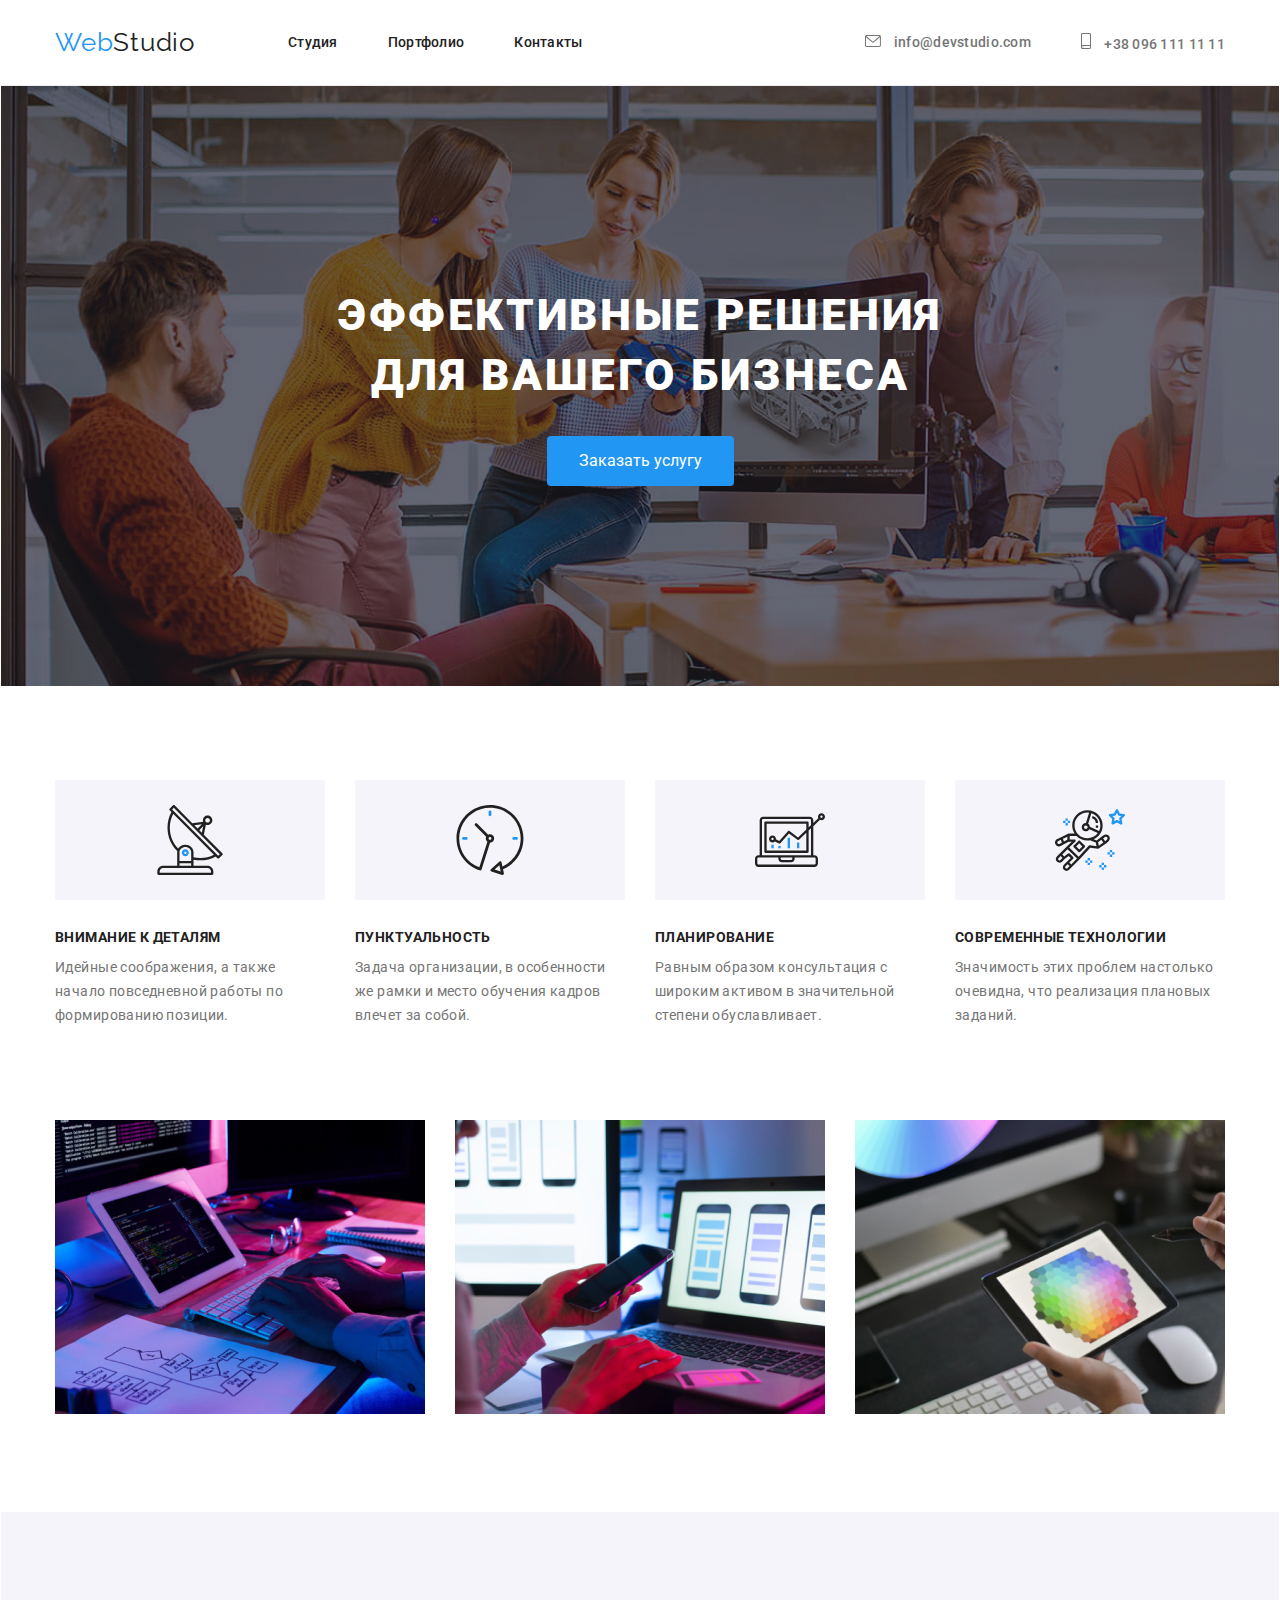
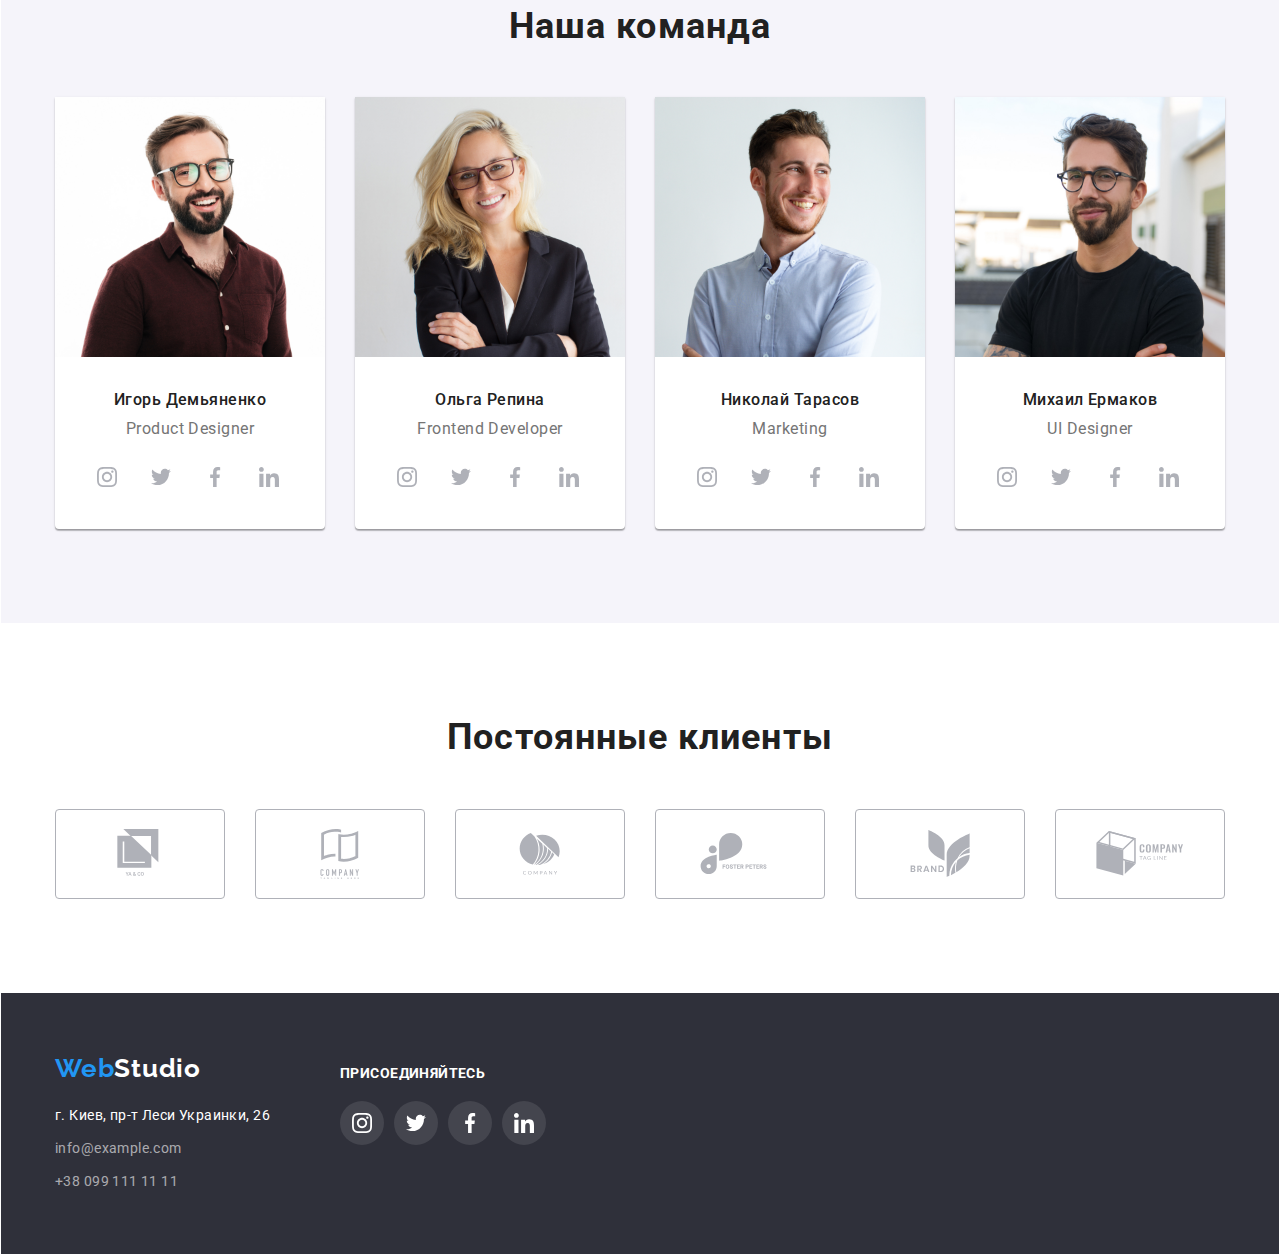
<file: index.html>
<!DOCTYPE html>
<html lang="ru">
<head>
    <meta charset="UTF-8">
    <meta name="viewport" content="width=device-width, initial-scale=1.0">
    <title>Студия</title>
    <link rel="stylesheet" href="https://cdnjs.cloudflare.com/ajax/libs/modern-normalize/1.0.0/modern-normalize.min.css"
        integrity="sha512-ISS7cAi1PEhQ8jnbJpJZMd29NlhNj4AWYyLOSp2CE/CsHxTCu+r+t0D2yoJudVrd0/8fTVPUVDzY5Tvli75u/g=="
        crossorigin="anonymous" />
    <link rel="preconnect" href="https://fonts.gstatic.com">
    <link
        href="https://fonts.googleapis.com/css2?family=Oleo+Script&family=Raleway:wght@700&family=Roboto:wght@400;500;700;900&display=swap"
        rel="stylesheet">
     
  
    <link rel="stylesheet" href="./css/style.css">
    <link rel="stylesheet" href="./css/variables.css"> 
    
</head>
<body>
    <!-- шапка -->

    <header>

        <section class="header">

        <div class="conteiner-main">
    
            <nav class="header-nav">
    
                <a class="header-name" href="./index.html"><span class="header-web">Web</span><span
                        class="header-logo">Studio</span></a>
    
                <ul class="site-nav">
                    <li class="link"><a class="header-link" href="./index.html">Студия</a> </li>
                    <li class="link"><a class="header-link" href="./portfolio.html">Портфолио</a></li>
                    <li class="link"><a class="header-link" href="">Контакты</a></li>
                </ul>
            </nav>
            <ul class="site-contact">
                
                <li class="link-a"> 
                    <a class="header-a" href="mailto:info@devstudio.com">
                    <svg class="icon-mail" width="16" height="12" >
                        <use href="./images/symbol-defs.svg#icon-envelope"></use>
                    </svg>
                    info@devstudio.com
                </a></li>
                
                <li class="link-a"> <a class="header-a" href="tel:+380961111111">
                    <svg class="icon-tel" width="10" height="16">
                        <use href="./images/symbol-defs.svg#icon-smartphone"></use>
                    </svg>
                    +38 096 111 11 11
                    </a></li>
            </ul>
    
        </div>
        </section>
    </header>
    
   
    
    <main>
        <!-- герой -->
    
            <section class="section-hero">
                <div class="conteiner-hero">
                <h1 class="section-text">ЭФФЕКТИВНЫЕ РЕШЕНИЯ <br> ДЛЯ ВАШЕГО БИЗНЕСА</h1>
        <button href=""  class="section-button" >Заказать услугу</button>

                </div>

            </section>

    <!-- основной блок -->

        <section class="section-about">
            <div class="conteiner-about">
           <h2 class="visually-hidden"> Характеристика</h2> 

           
        
        <ul class="name">
           <li class="item-name">
               <div class="animals-item">
                    <a href="" class="animals-link">
                        <svg class="animals-icon" width="70" height="70">
                            <use href="images/symbol-defs.svg#icon-antenna-1"></use>
                        </svg>
                    </a>

               </div>
        <h3 class="section-name">ВНИМАНИЕ К ДЕТАЛЯМ</h3>
        <p class="name-p">Идейные соображения, а также начало повседневной работы по формированию позиции.</p>
           </li>
        
           <li class="item-name">
               <div class="animals-item">
                    <a href="" class="animals-link">
                        <svg class="animals-icon" width="70" height="70">
                            <use href="images/symbol-defs.svg#icon-clock-1-2"></use>
                        </svg>
                    </a>
               </div>
        <h3 class="section-name">ПУНКТУАЛЬНОСТЬ</h3>
        <p class="name-p">Задача организации, в особенности же рамки и место обучения кадров влечет за собой.</p>
           </li>
            <li class="item-name">
            <div class="animals-item">
                <a href="" class="animals-link">
                    <svg class="animals-icon" width="70" height="70">
                        <use href="images/symbol-defs.svg#icon-diagram-1-2"></use>
                    </svg>
                </a>
            </div>

        <h3 class="section-name">ПЛАНИРОВАНИЕ</h3>
        <p class="name-p">Равным образом консультация с широким активом в значительной степени обуславливает.</p>
           </li>
            <li class="item-name">
                <div class="animals-item">
                    <a href="" class="animals-link">
                        <svg class="animals-icon" width="70" height="70">
                            <use href="images/symbol-defs.svg#icon-astronaut-1"></use>
                        </svg>
                    </a>
                </div>
        <h3 class="section-name">СОВРЕМЕННЫЕ ТЕХНОЛОГИИ</h3>
        <p class="name-p">Значимость этих проблем настолько очевидна, что реализация плановых заданий.</p>
           </li>
       </ul>
       </div>
        </section>
        <section class="item-work">
            <div class="conteiner-work">
       <h2 class="work">Чем мы занимаемся</h2>
       <ul class="work-item">
           <li class="work-img"><img src="./images/box 1.jpg" alt="человек за компьютером и планшетом" width="370" height="294"></li>
           <li class="work-img"><img src="./images/img-2.jpg" alt="человек с ноутбуком и телефоном" width="370" height="294"></li>
           <li class="work-img"><img src="./images/img-3.jpg" alt="человек с планшетом" width="370" height="294"></li>
       </ul>
       </div>
        </section>

        <!-- команда -->

        <section class="section-team">
            <div class="conteiner-team">
            <h2 class="team">Наша команда</h2>
            <ul class="team-item">
                
                <li class="client-log">
                    <img class="team-img" src="./images/img-4.jpg" alt="фото работника" width="270" height="260">
                    <div class="conteiner-logo">
                    <h4 class="team-name">Игорь Демьяненко</h4>
                    <p class="team-p">Product Designer</p>

           

                        <ul class="logo-ul">
                        <li class="client-logo">
                            
                                <a href="" class="logo-link">
                                    <svg class="svg-icon" wght="20" height="20">
                                        <use href="images/symbol-defs.svg#icon-instagram-2"></use>
                                    </svg>
                                </a>
                           
                        
                        </li> 
                        <li class="client-logo">
                            <a href="" class="logo-link">
                                <svg class="svg-icon" wght="20" height="20">
                                    <use href="images/symbol-defs.svg#icon-twitter-1"></use>
                                </svg>
                            </a>
                        </li>
                        <li class="client-logo">
                            <a href="" class="logo-link">
                                <svg class="svg-icon" wght="20" height="20">
                                    <use href="images/symbol-defs.svg#icon-facebook-1"></use>
                                </svg>
                            </a>
                        </li> 
                        <li class="client-logo">
                            <a href="" class="logo-link">
                                <svg class="svg-icon" wght="20" height="20">
                                    <use href="images/symbol-defs.svg#icon-linkedin-1"></use>
                                </svg>
                            </a>
                        </li>
                        </ul>
                    </div>
                    </li>
                

               
                <li class="client-log">
                    <img class="team-img" src="./images/img-5.jpg" alt="фото работницы" width="270" height="260">
                    <h4 class="team-name">Ольга Репина</h4>
                    <p class="team-p">Frontend Developer</p>
                    <ul class="logo-ul">
                        <li class="client-logo">
                           
                            <a href="" class="logo-link">
                                <svg class="svg-icon" wght="20" height="20">
                                    <use href="images/symbol-defs.svg#icon-instagram-2"></use>
                                </svg>
                            </a>
                    
                        </li>
                        <li class="client-logo">
                            <a href="" class="logo-link">
                                <svg class="svg-icon" wght="20" height="20">
                                    <use href="images/symbol-defs.svg#icon-twitter-1"></use>
                                </svg>
                            </a>
                        </li>
                        <li class="client-logo">
                            <a href="" class="logo-link">
                                <svg class="svg-icon" wght="20" height="20">
                                    <use href="images/symbol-defs.svg#icon-facebook-1"></use>
                                </svg>
                            </a>
                        </li>
                        <li class="client-logo">
                            <a href="" class="logo-link">
                                <svg class="svg-icon" wght="20" height="20">
                                    <use href="images/symbol-defs.svg#icon-linkedin-1"></use>
                                </svg>
                            </a>
                        </li>
                    </ul>
                </li>


                <li class="client-log">
                    <img class="team-img" src="./images/img-6.jpg" alt="фото работника" width="270" height="260">
                    <h4 class="team-name">Николай Тарасов</h4>
                    <p class="team-p">Marketing</p>
                    <ul class="logo-ul">
                    <li class="client-logo">
                        
                        <a href="" class="logo-link">
                            <svg class="svg-icon" wght="20" height="20">
                                <use href="images/symbol-defs.svg#icon-instagram-2"></use>
                            </svg>
                        </a>
                        
                    
                    </li>
                    <li class="client-logo">
                        <a href="" class="logo-link">
                            <svg class="svg-icon" wght="20" height="20">
                                <use href="images/symbol-defs.svg#icon-twitter-1"></use>
                            </svg>
                        </a>
                    </li>
                    <li class="client-logo">
                        <a href="" class="logo-link">
                            <svg class="svg-icon" wght="20" height="20">
                                <use href="images/symbol-defs.svg#icon-facebook-1"></use>
                            </svg>
                        </a>
                    </li>
                    <li class="client-logo">
                        <a href="" class="logo-link">
                            <svg class="svg-icon" wght="20" height="20">
                                <use href="images/symbol-defs.svg#icon-linkedin-1"></use>
                            </svg>
                        </a>
                    </li>
                    </ul>
                    
                    
                </li>


                <li class="client-log">
                    <img class="team-img" src="./images/img-7.jpg" alt="фото работника" width="270" height="260">
                    <h4 class="team-name">Михаил Ермаков</h4>
                    <p class="team-p">UI Designer</p>
                    <ul class="logo-ul">
                        <li class="client-logo">
                           
                            <a href="" class="logo-link">
                                <svg class="svg-icon" wght="20" height="20">
                                    <use href="images/symbol-defs.svg#icon-instagram-2"></use>
                                </svg>
                            </a>
                            
                    
                        </li>
                        <li class="client-logo">
                            <a href="" class="logo-link">
                                <svg class="svg-icon" wght="20" height="20">
                                    <use href="images/symbol-defs.svg#icon-twitter-1"></use>
                                </svg>
                            </a>
                        </li>
                        <li class="client-logo">
                            <a href="" class="logo-link">
                                <svg class="svg-icon" wght="20" height="20">
                                    <use href="images/symbol-defs.svg#icon-facebook-1"></use>
                                </svg>
                            </a>
                        </li>
                        <li class="client-logo">
                            <a href="" class="logo-link">
                                <svg class="svg-icon" wght="20" height="20">
                                    <use href="images/symbol-defs.svg#icon-linkedin-1"></use>
                                </svg>
                            </a>
                        </li>
                    </ul>
                </li>
            </ul>
            </div>
        </section>

<!-- Постоянные клиенты -->

        <section class="section-client">
            <div class="conteiner-client">
                <h2 class="team">Постоянные клиенты</h2>
                <ul class="client-ul">
                    <li class="client-li">
                        <a href="" class="client-link">
                            <svg class="client-icon" wght="44" height="50">
                                <use href="images/symbol-defs.svg#icon-logo-1"></use>
                            </svg>
                        </a>
                    </li>
                    <li class="client-li">
                        <a href="" class="client-link">
                            <svg class="client-icon"  wght="40" height="50" >
                                <use href="images/symbol-defs.svg#icon-logo-2"></use>
                            </svg>
                        </a>
                    </li>
                    <li class="client-li">
                        <a href="" class="client-link">
                            <svg class="client-icon"  wght="41" height="42">
                                <use href="images/symbol-defs.svg#icon-logo-3"></use>
                            </svg>
                        </a>
                    </li>
                    <li class="client-li">
                        <a href="" class="client-link">
                            <svg class="client-icon"  wght="80" height="42">
                                <use href="images/symbol-defs.svg#icon-logo-4"></use>
                            </svg>
                        </a>
                
                    </li>
                    <li class="client-li">
                        <a href="" class="client-link">
                            <svg class="client-icon"  wght="59" height="47">
                                <use href="images/symbol-defs.svg#icon-logo-5"></use>
                            </svg>
                        </a>
                    
                    </li>
                    <li class="client-li">
                        <a href="" class="client-link">
                            <svg class="client-icon"  wght="89" height="45">
                                <use href="images/symbol-defs.svg#icon-logo-6"></use>
                            </svg>
                        </a>
                    
                    </li>
                
                </ul>

            </div>
        </section>
    </main>
    <!-- футер -->

   
<footer class="footer">
    <section class="section-footer">
         <div class="conteiner-fot"> 
             <div class="conteiner-footer">

            <a class="footer-studio" href=""><span class="footer-web">Web</span><span>Studio</span> </a>
            
             <address> 
                <ul class="address-ul">
                    <li class="address-li">
                        <p class="address">г. Киев, пр-т Леси Украинки, 26</p>
                    </li>
                    <li class="address-a">
                        <a class="address-a" href="info@example.com"> info@example.com </a>
                    </li>
                    <li class="address-tel">
                        <a class="address-tel" href="+38 099 111 11 11">+38 099 111 11 11</a>
                    </li>
                </ul>
            </address>
            </div>
                <div class="footer-blok">
                <h3 class="team-footer">присоединяйтесь</h3>
                <ul class="logo-footer">
                   
                   
                    <li class="client-footer">
                
                        <a href="" class="footer-link">
                            <svg class="svg-icon" wght="20" height="20">
                                <use href="images/symbol-defs.svg#icon-instagram-2"></use>
                            </svg>
                        </a>
                
                
                    </li>
                    <li class="client-footer">
                        <a href="" class="footer-link">
                            <svg class="svg-icon" wght="20" height="20">
                                <use href="images/symbol-defs.svg#icon-twitter-1"></use>
                            </svg>
                        </a>
                    </li>
                    <li class="client-footer">
                        <a href="" class="footer-link">
                            <svg class="svg-icon" wght="20" height="20">
                                <use href="images/symbol-defs.svg#icon-facebook-1"></use>
                            </svg>
                        </a>
                    </li>
                    <li class="client-footer">
                        <a href="" class="footer-link">
                            <svg class="svg-icon" wght="20" height="20">
                                <use href="images/symbol-defs.svg#icon-linkedin-1"></use>
                            </svg>
                        </a>
                    </li>
                </ul>
                </div>
               
           
        </div> 

    </section>
</footer>
    
</body>
</html>
</file>
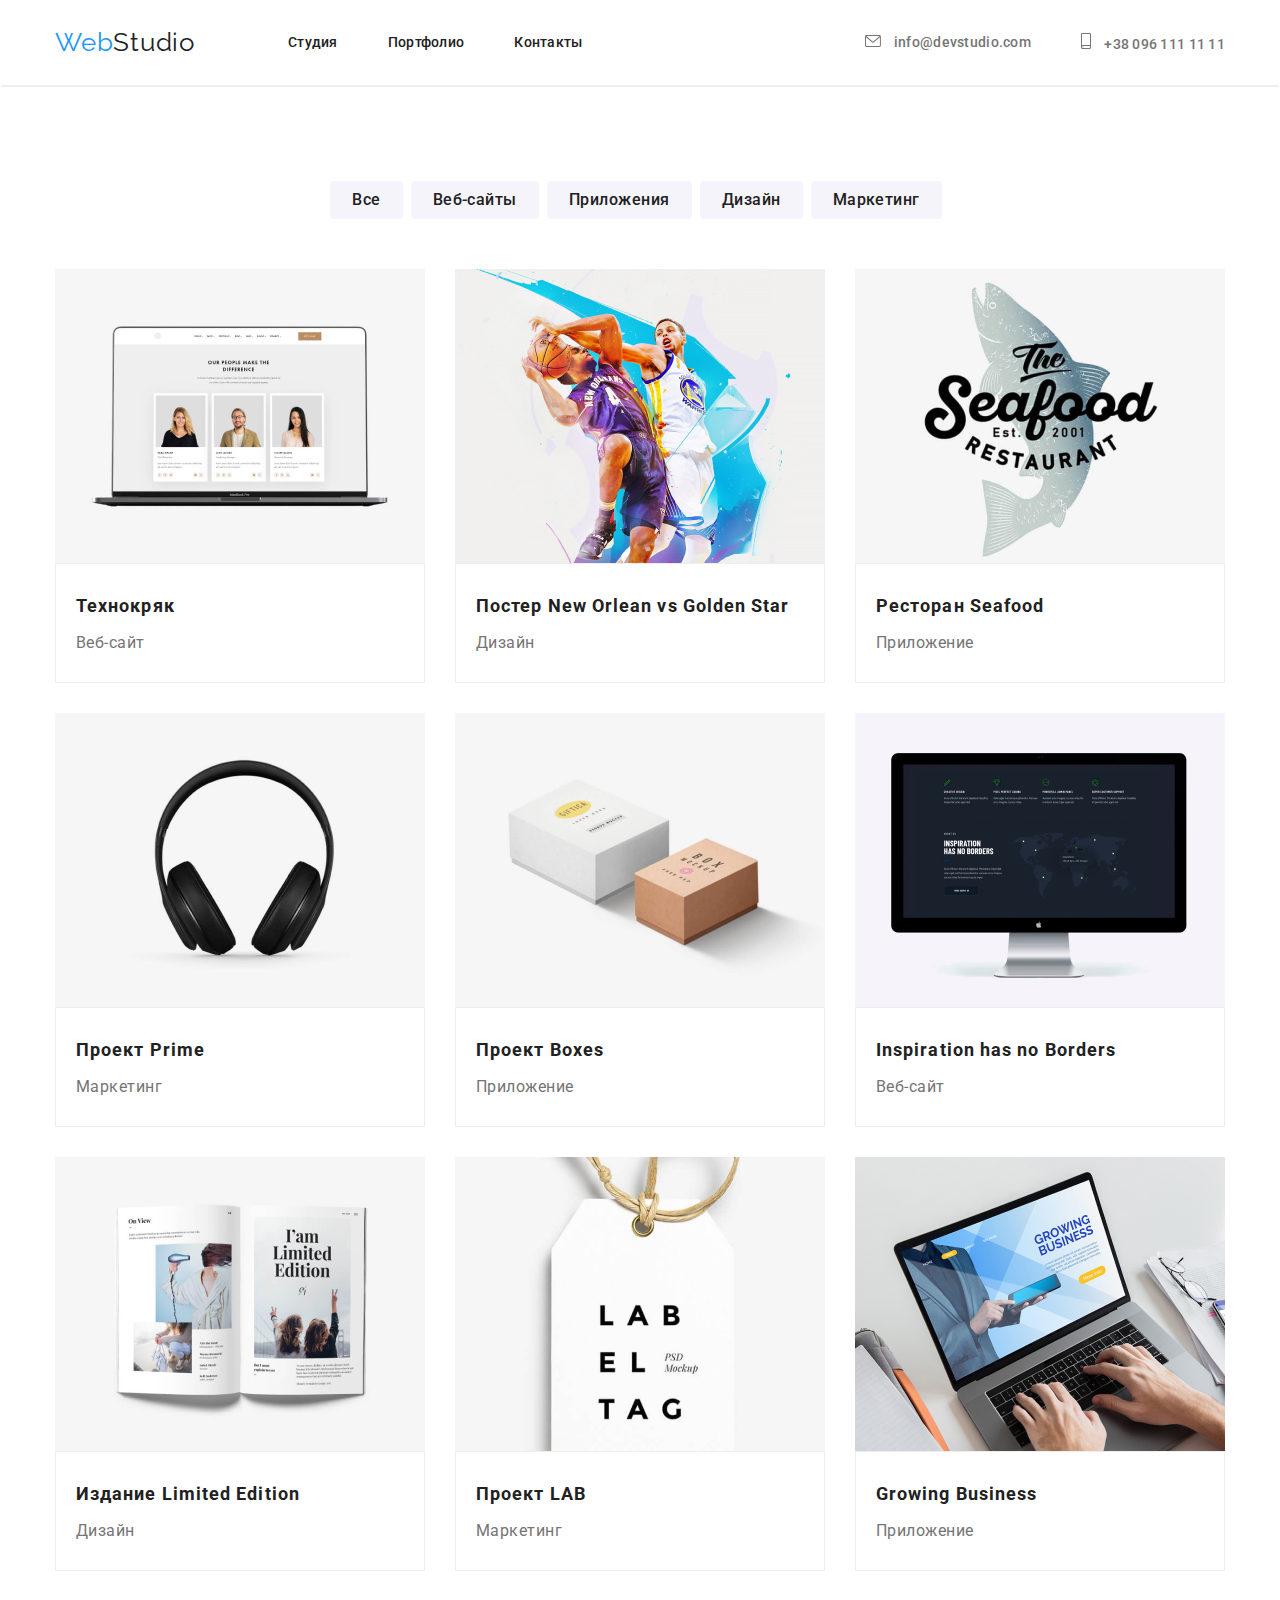
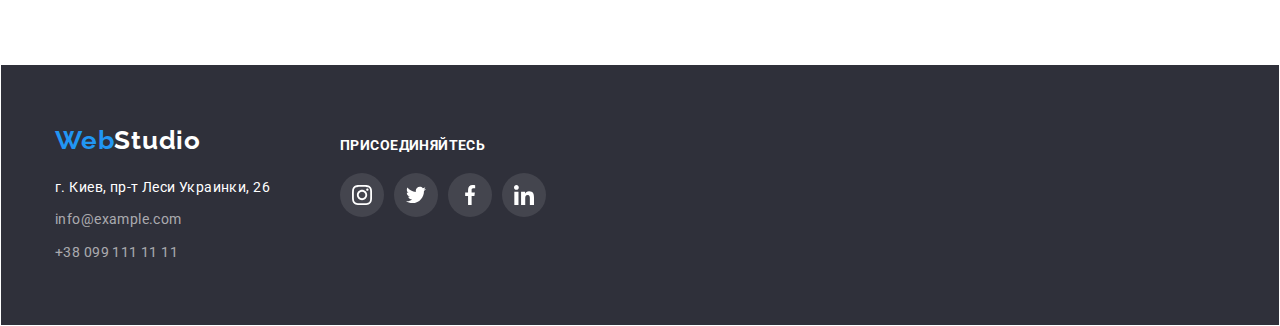
<file: portfolio.html>
<!DOCTYPE html>
<html lang="ru">

<head>
    <meta charset="UTF-8">
    <meta name="viewport" content="width=device-width, initial-scale=1.0">
    <title>Студия</title>
    <link rel="stylesheet" href="https://cdnjs.cloudflare.com/ajax/libs/modern-normalize/1.0.0/modern-normalize.min.css"
        integrity="sha512-ISS7cAi1PEhQ8jnbJpJZMd29NlhNj4AWYyLOSp2CE/CsHxTCu+r+t0D2yoJudVrd0/8fTVPUVDzY5Tvli75u/g=="
        crossorigin="anonymous" />
        <link rel="preconnect" href="https://fonts.gstatic.com">
        <link href="https://fonts.googleapis.com/css2?family=Raleway:wght@700&family=Roboto:wght@400;500;700;900&display=swap"
            rel="stylesheet">
        <link rel="stylesheet" href="./css/style.css">
        <link rel="stylesheet" href="./css/variables.css">
</head>

<body>

    <!-- шапка -->


    <header class="header">
        <section class="header">
        
         <div class="conteiner-main"> 
    
            <nav class="header-nav">
    
                <a class="header-name" href="./index.html"><span class="header-web">Web</span><span
                        class="header-logo">Studio</span></a>
    
                <ul class="site-nav">
                    <li class="link"><a class="header-link" href="./index.html">Студия</a> </li>
                    <li class="link"><a class="header-link" href="./portfolio.html">Портфолио</a></li>
                    <li class="link"><a class="header-link" href="">Контакты</a></li>
                </ul>
            </nav>
            <ul class="site-contact">
            
                <li class="link-a"> <a class="header-a" href="mailto:info@devstudio.com">
                        <svg class="icon-mail" width="16" height="12">
                            <use href="./images/symbol-defs.svg#icon-envelope"></use>
                        </svg>
                        info@devstudio.com
                    </a></li>
            
                <li class="link-a"> <a class="header-a" href="tel:+380961111111">
                        <svg class="icon-tel" width="10" height="16">
                            <use href="./images/symbol-defs.svg#icon-smartphone"></use>
                        </svg>
                        +38 096 111 11 11
                    </a></li>
            </ul>
            
            </div>
            
        </section>
       
    </header>
    
    
    <main>

        <!-- основная секция -->

    <section class="section-progects">
        <div class="conteiner-progect">
        <h1 class="visually-hidden">Наши проекты</h1> 
        <ul class="progects-ul">
            <li class="progects-li">

                <button class="progects-sampie">Все</button>
            </li>
            <li class="progects-li">
                <button class="progects-sampie">Веб-сайты</button>
            </li>
            <li class="progects-li">
                <button class="progects-sampie">Приложения</button>
            </li>
            <li class="progects-li">
                <button class="progects-sampie">Дизайн</button>
           </li>
            <li class="progects-li">
                    <button class="progects-sampie">Маркетинг</button>
            </li>
            </ul>

        </div>

            <div class="conteiner-team">
       
        <ul class="team-ul">
            <li class="team-li">
                <img class="team-photo" src="./images/img copy.jpg" alt="ноутбук">
                <div class="border">
                <h2 class="team-text">Технокряк</h2>
                <p class="team-link">Веб-сайт</p>
                </div>
            </li>
            <li class="team-li">

                <img  class="team-photo" src="./images/img-2 copy.jpg" alt="баскетболисты">
                <div class="border">
                <h2 class="team-text">Постер New Orlean vs Golden Star</h2>
                <p class="team-link">Дизайн</p>
            </div>
            </li>
            <li class="team-li">
                <img  class="team-photo" src="./images/img-3 copy.jpg" alt="логотип ресторана">
                <div class="border">
                <h2 class="team-text">Ресторан Seafood</h2>
                <p class="team-link">Приложение</p>
            </div>
            </li>
            <li class="team-li">
                <img  class="team-photo" src="./images/img-4 copy.jpg" alt="наушники">
                <div class="border">
                <h2 class="team-text">Проект Prime</h2>
                <p class="team-link">Маркетинг</p>
            </div>
            </li>
            <li class="team-li">
                <img  class="team-photo" src="./images/img-5 copy.jpg" alt="две коробочки">
                <div class="border">
                <h2 class="team-text">Проект Boxes</h2>
                <p class="team-link">Приложение</p>
                </div>
            </li>
            <li class="team-li">
                <img  class="team-photo" src="./images/img-6 copy.jpg" alt="монитор">
                <div class="border">
                <h2 class="team-text">Inspiration has no Borders</h2>
                <p class="team-link">Веб-сайт</p>
            </div>
            </li>
            <li class="team-li">
                <img  class="team-photo" src="./images/img-7 copy.jpg" alt="открытая книга">
                <div class="border">
                <h2 class="team-text">Издание Limited Edition</h2>
                <p class="team-link">Дизайн</p>
                </div>
            </li>
            <li class="team-li">
                <img  class="team-photo" src="./images/img-81.jpg" alt="этикетка фирмы">
                <div class="border">
                <h2 class="team-text">Проект LAB</h2>
                <p class="team-link">Маркетинг</p>
                </div>
            </li>
            <li class="team-li">
                <img  class="team-photo" src="./images/img-91.jpg" alt="ноутбук">
                <div class="border">
                <h2 class="team-text">Growing Business</h2>
                <p class="team-link">Приложение</p>
                </div>
            </li>
        </ul>
        </div>
    </section>

</main>

<footer class="footer">
    <section class="section-footer">
        <div class="conteiner-fot">
            <div class="conteiner-footer">

                <a class="footer-studio" href=""><span class="footer-web">Web</span><span>Studio</span> </a>

                <address>
                    <ul class="address-ul">
                        <li class="address-li">
                            <p class="address">г. Киев, пр-т Леси Украинки, 26</p>
                        </li>
                        <li class="address-a">
                            <a class="address-a" href="info@example.com"> info@example.com </a>
                        </li>
                        <li class="address-tel">
                            <a class="address-tel" href="+38 099 111 11 11">+38 099 111 11 11</a>
                        </li>
                    </ul>
                </address>
            </div>
            <div class="footer-blok">
                <h3 class="team-footer">присоединяйтесь</h3>
                <ul class="logo-footer">


                    <li class="client-footer">

                        <a href="" class="footer-link">
                            <svg class="svg-icon" wght="20" height="20">
                                <use href="images/symbol-defs.svg#icon-instagram-2"></use>
                            </svg>
                        </a>


                    </li>
                    <li class="client-footer">
                        <a href="" class="footer-link">
                            <svg class="svg-icon" wght="20" height="20">
                                <use href="images/symbol-defs.svg#icon-twitter-1"></use>
                            </svg>
                        </a>
                    </li>
                    <li class="client-footer">
                        <a href="" class="footer-link">
                            <svg class="svg-icon" wght="20" height="20">
                                <use href="images/symbol-defs.svg#icon-facebook-1"></use>
                            </svg>
                        </a>
                    </li>
                    <li class="client-footer">
                        <a href="" class="footer-link">
                            <svg class="svg-icon" wght="20" height="20">
                                <use href="images/symbol-defs.svg#icon-linkedin-1"></use>
                            </svg>
                        </a>
                    </li>
                </ul>
            </div>


        </div>

    </section>
</footer>

</body>

</html>
<!-- <footer class="footer">
    
        <div class="conteiner-footer">
    
            <a class="footer-studio" href=""><span class="footer-web">Web</span><span>Studio</span> </a>
            <address>
                <ul class="address-ul">
                    <li class="address-li">
                        <p class="address">г. Киев, пр-т Леси Украинки, 26</p>
                    </li>
                    <li>
                        <a class="address-a" href="info@example.com"> info@example.com </a>
                    </li>
                    <li>
                        <a class="address-tel" href="+38 099 111 11 11">+38 099 111 11 11</a>
                    </li>
                </ul>
            </address>
            </div>
        
    
</footer>

</body>

</html> -->
</file>
<file: css/style.css>
html {
  box-sizing: border-box;
}

*,
*::before,
*::after {
  box-sizing: inherit;
}

body {
  margin: 0;
  border: 1px solid transparent;
  color: var(--white-text);
}

ul {
  list-style: none;
}

/* шапка */
.header {
  border-bottom: 1px solid #eeeeee;
  min-height: 80px;
}

.conteiner-main {
  width: 1200px;
  margin-left: auto;
  margin-right: auto;
  padding-left: 15px;
  padding-right: 15px;
}

.header-nav,
.site-nav,
.conteiner-main {
  display: flex;
}

.header-nav {
  align-items: center;
}

.header-name {
  text-decoration: none;
  margin-right: 93px;
}

.header-web {
  padding-top: 24px;
  padding-bottom: 25px;
  display: block;

  font-family: Raleway, sans-serif;
  font-style: normal;
  font-size: 26px;
  line-height: 1.19;
  letter-spacing: 0.03em;
  color: var(--blue-text);
  text-decoration: none;
}

.header-logo {
  padding-top: 24px;
  padding-bottom: 25px;
  display: block;

  font-family: Raleway, sans-serif;
  font-style: normal;
  font-size: 26px;
  line-height: 1.19;
  letter-spacing: 0.03em;
  color: var(--nav-text);
  text-decoration: none;
}

.header-name {
  display: flex;
}

.site-nav {
  display: flex;
  padding: 0px;
  margin: 0px;
}

.site-nav .link:not(:first-child) {
  margin-left: 50px;
}

.site-contact {
  justify-content: flex-end;
  margin: 0;
  margin-left: auto;
  letter-spacing: 0.02em;
  align-items: center;
  display: flex;
}

.header-link-a {
  display: list-item;
  text-align: -webkit-match-parent;
}

.site-contact .link-a:not(:first-child) {
  margin-left: 50px;
}

.header-link {
  padding-top: 32px;
  padding-bottom: 32px;
  display: block;

  font-family: Roboto, sans-serif;
  font-style: normal;
  font-weight: 500;
  font-size: 14px;
  line-height: 1.14;
  letter-spacing: 0.02em;
  color: var(--nav-text);
  text-decoration: none;
}

.header-link:hover,
.header-link:focus {
  color: var(--blue-text);
  cursor: pointer;
}

.site-nav .link-a:not(:first-child) {
  margin-left: 50px;
}

.icon-mail {
  margin-right: 10px;
  fill: currentColor;
}

.icon-tel {
  margin-right: 10px;
  fill: currentColor;
}

.header-a {
  padding-top: 32px;
  padding-bottom: 32px;
  display: block;

  font-family: Roboto, sans-serif;
  font-style: normal;
  font-weight: 500;
  font-size: 14px;
  line-height: 1.14;
  letter-spacing: 0.02em;
  color: var(--grey-text01);
  text-decoration: none;
}

.header-a:hover,
.header-a:focus {
  color: var(--blue-text);
}

.link-a {
  display: flex;
  align-items: center;
}

/* герой */

.section-hero {
  background-image: linear-gradient(
      rgba(47, 48, 58, 0.4),
      rgba(47, 48, 58, 0.4)
    ),
    url(../images/img.jpg);
  max-width: 1600px;
  background-repeat: no-repeat;
  background-size: cover;
}

.conteiner-hero {
  max-width: 1600px;
  min-height: 600px;
  margin-left: auto;
  margin-right: auto;
  padding-left: 15px;
  padding-right: 15px;

  text-align: center;
  align-items: center;
}

.section-text {
  font-family: Roboto, sans-serif;
  font-style: normal;
  font-weight: 900;
  font-size: 44px;
  line-height: 1.36;
  letter-spacing: 0.06em;
  color: var(--white-text);
  margin: 0;
  padding-top: 200px;
}

.section-button {
  display: inline-block;
  padding: 10px 32px;
  border-radius: 4px;
  text-align: center;
  border: none;
}

.section-button:hover,
.section-button:focus {
  background: var(--blue-text);
  color: var(--white-text);
}

.section-hero .section-button {
  max-width: 200px;
  height: 50px;
  padding: 10 32px;
  margin-top: 30px;

  display: inline-block;
  font-family: Roboto, sans-serif;
  font-size: 16px;
  line-height: 1.87;
  background: var(--blue-text);
  color: var(--white-text);
  text-decoration: none;
}

/* основной блок */

.section-about {
  padding-top: 94px;
}

.conteiner-about {
  width: 1200px;
  margin-left: auto;
  margin-right: auto;
  padding-left: 15px;
  padding-right: 15px;
}

.visually-hidden {
  position: absolute;
  width: 1px;
  height: 1px;
  margin: -1px;
  border: 0;
  padding: 0;
  white-space: nowrap;
  clip-path: inset(100%);
  clip: rect(0000);
  overflow: hidden;
}

.animals {
  padding: 0;
  margin: 0;
  list-style: none;
}

.animals-link {
  display: flex;
  justify-content: center;
  align-items: center;
  width: 270px;
  height: 120px;
  background-color: #f5f4fa;
  margin-bottom: 30px;
}

.item-name {
  margin-right: 30px;

  flex-basis: calc(100% / 4 - 30px);
}

.name {
  margin-block-start: 0;
  padding-inline-start: 0;
  margin: 0px;
  display: flex;
}

.section-name {
  margin-bottom: 10px;
  margin-top: 0;

  font-family: Roboto, sans-serif;
  font-style: normal;
  font-weight: bold;
  font-size: 14px;
  line-height: 1.14;
  letter-spacing: 0.03em;
  color: var(--nav-text);
}

.name-p {
  margin: 0;
  font-family: Roboto, sans-serif;
  font-style: normal;
  font-weight: normal;
  font-size: 14px;
  line-height: 1.71;
  letter-spacing: 0.03em;
  color: var(--grey-text01);
}

/* чем мы занимаемся */

.work {
  font-style: normal;
  font-weight: bold;
  font-size: 36px;
  line-height: 42px;
  text-align: center;
  letter-spacing: 0.03em;
  margin: 0px;
}

.item-work {
  padding-bottom: 94px;
}

.conteiner-work {
  width: 1200px;
  margin-left: auto;
  margin-right: auto;
  padding-left: 15px;
  padding-right: 15px;
}

.conteiner .work {
  display: block;
  margin-left: auto;
  margin-right: auto;
  font-family: Roboto, sans-serif;
  font-style: normal;
  font-weight: bold;
  font-size: 36px;
  line-height: 1.16;
  letter-spacing: 0.03em;
  color: var(--nav-text);
}

h2,
h3,
h4 {
  margin: 0px;
}

.work-item {
  margin: 0px;
  display: flex;
  padding-left: 0px;
  margin-right: 0px;

  flex-basis: calc(100% / 3 - 30px);
}

.work-img {
  padding-left: 0px;
  padding-right: 0px;
  margin-right: 30px;
  margin-top: 50px;
}

/* наша команда */

.section-team {
  background-color: #f5f4fa;
  padding-top: 94px;
  padding-bottom: 94px;
}

.conteiner-team {
  width: 1200px;
  margin-left: auto;
  margin-right: auto;
  padding-left: 15px;
  padding-right: 15px;
  padding-top: 94px;
}

.team-item {
  margin: 0px;
  padding: 0px;
  text-align: center;
  margin-top: 50px;
  display: flex;
  flex-basis: calc(100% / 4 - 30px);
}

.team-img {
  margin-right: 30px;
}

.team {
  text-align: center;
  font-family: Roboto, sans-serif;
  font-style: normal;
  font-weight: bold;
  font-size: 36px;
  line-height: 1.16;
  letter-spacing: 0.03em;

  color: var(--nav-text);
}

.team-name {
  font-family: Roboto, sans-serif;
  font-style: normal;
  font-weight: 500;
  font-size: 16px;
  line-height: 1.18;
  letter-spacing: 0.03em;
  margin-top: 30px;
  padding: auto;

  color: var(--nav-text);
}

.team-p {
  font-family: Roboto, sans-serif;
  font-style: normal;
  font-weight: normal;
  font-size: 16px;
  line-height: 1.18;
  letter-spacing: 0.03em;

  margin-top: 10px;
  margin-bottom: 30px;
  padding: auto;

  color: var(--grey-text01);
}

.section-client {
  padding-top: 94px;
  padding-bottom: 94px;
}

.conteiner-client {
  width: 1200px;
  margin-left: auto;
  margin-right: auto;
  padding-left: 15px;
  padding-right: 15px;
}

.client-log {
  margin-right: 30px;
  background-color: #ffffff;
  width: 270px;
  box-shadow: 0px 1px 3px rgba(0, 0, 0, 0.12), 0px 1px 1px rgba(0, 0, 0, 0.14),
    0px 2px 1px rgba(0, 0, 0, 0.2);
  border-radius: 0px 0px 4px 4px;
}

.client-ul {
  padding: 0;
  margin: 0;
  list-style: none;
  display: flex;
}

.client-link {
  display: flex;
  justify-content: center;
  align-items: center;
  width: 170px;
  height: 90px;
  background-color: #ffffff;
  margin-right: 30px;
  margin-top: 50px;
  border: 1px solid #afb1b8;
  fill: var(--text-a);
  border-radius: 4px;
}

.client-link:focus,
.client-link:hover {
  fill: rgba(33, 150, 243, 1);
  border: 1px solid rgba(33, 150, 243, 1);
  cursor: pointer;
}

/* футер */

.footer {
  padding: 0;
  margin-top: 0;
  padding-bottom: 60px;
  padding-top: 60px;
  background-color: var(--grafite);
}

.conteiner-footer {
  margin-right: 70px;
}

.conteiner-fot {
  display: flex;
  width: 1200px;
  margin-left: auto;
  margin-right: auto;
  padding-left: 15px;
  padding-right: 15px;
}

.footer-studio .footer-web {
  color: var(--blue-text);
}

.footer-web {
  font-family: Raleway, sans-serif;
  font-style: normal;
  font-weight: bold;
  font-size: 26px;
  line-height: 1.19;
  letter-spacing: 0.03em;
  color: var(--blue-text);
}

.footer-studio {
  display: inline-block;
  font-family: Raleway, sans-serif;
  font-style: normal;
  font-weight: bold;
  font-size: 26px;
  line-height: 1.19;
  letter-spacing: 0.03em;
  color: var(--white-text);
  text-decoration: none;
}

.address-ul {
  display: inline-block;
  padding: 0px;
  margin: 0px;
}

.address {
  font-family: Roboto, sans-serif;
  font-style: normal;
  font-weight: normal;
  font-size: 14px;
  line-height: 1.71;
  letter-spacing: 0.03em;
  color: var(--white-text);

  margin-top: 20px;
  margin-bottom: 0px;
}

.address-a,
.address-tel {
  font-family: Roboto, sans-serif;
  font-style: normal;
  font-weight: normal;
  font-size: 14px;
  line-height: 1.71;
  letter-spacing: 0.03em;
  color: var(--adress-text);
  text-decoration: none;
  margin-top: 9px;
}

.logo-footer {
  display: flex;
  padding: 0px;
  margin: 0px;
  justify-content: center;
  align-items: center;
}

.footer-link {
  display: flex;
  justify-content: center;
  align-items: center;
  background-color: var(--logo-footer);
  color: var(--white-text);
  border-radius: 50%;
  height: 44px;
  width: 44px;
  margin-right: 10px;
  margin-top: 0px;
}

.team-footer {
  display: block;
  margin-bottom: 20px;
}

.footer-link:hover,
.footer-link:focus {
  background-color: var(--blue-text);
  cursor: pointer;
}

.team-footer {
  width: 145px;
  height: 16px;
  line-height: 5, 32;
  font-family: Roboto;
  font-style: normal;
  font-weight: bold;
  font-size: 14px;
  line-height: 16px;
  letter-spacing: 0.03em;
  text-transform: uppercase;
}

.footer-blok {
  align-items: baseline;
  padding-top: 12px;
}

/* портфолио основной блок*/
.border {
  border: 1px solid #eeeeee;
  padding-left: 20px;
  padding-right: 20px;
  padding-top: 24px;
  padding-bottom: 24px;
}

.team-li:focus,
.team-li:hover {
  box-shadow: 0px 1px 3px rgba(0, 0, 0, 0.12), 0px 1px 1px rgba(0, 0, 0, 0.14),
    0px 2px 1px rgba(0, 0, 0, 0.2);
  border-radius: 0px 0px 4px 4px;
  cursor: pointer;
}

.section-progects {
  padding-top: 94px;
  padding-bottom: 94px;
}

.conteiner-progect {
  width: 1200px;
  margin: 0 auto;
  padding: 0 15px;
  display: block;
}

.progects-ul > .progects-li {
  text-align: center;
}

.progects-ul {
  margin: 0;
  padding: 0;

  list-style: none;
  display: flex;
  align-items: center;
  justify-content: center;
  margin-bottom: 50px;
}

.progects-ul > .progects-li {
  flex-wrap: wrap;
  margin-right: 8px;
  display: inline-block;

  padding-bottom: 0;
}

.conteiner-team {
  width: 1200px;
  margin: 0 auto;
  padding: 0 15px;
  display: block;
}

.team-ul > .team-li {
  margin: 0;
  padding: 0;
  margin-top: 30px;
  margin-left: 30px;
  flex-basis: calc (100% /3 -30 px);
}

.team-ul {
  display: flex;
  flex-wrap: wrap;
  margin: 0;
  padding: 0;
  margin-left: -30px;
  margin-top: -30px;
}

.team-p {
  margin-bottom: 0;
}

.team-photo {
  display: block;
}

.conteiner-progect .team-ul {
  margin-top: 0px;
  margin-bottom: 0;
}

.progects-sampie {
  padding: 6px 22px;
  font-family: Roboto, sans-serif;
  font-style: normal;
  font-weight: 500;
  font-size: 16px;
  line-height: 1.62;
  letter-spacing: 0.03em;
  color: var(--nav-text);
  background: var(--button);
  border: none;
  border-radius: 4px;
}

.progects-sampie:hover,
.progects-sampie:focus {
  color: var(--white-text);
  background-color: var(--blue-text);
  cursor: pointer;
}

.team-text {
  font-family: Roboto, sans-serif;
  font-style: normal;
  font-weight: bold;
  font-size: 18px;
  line-height: 2;
  letter-spacing: 0.06em;
  color: var(--nav-text);
}

.team-link {
  font-family: Roboto, sans-serif;
  font-style: normal;
  font-weight: normal;
  font-size: 16px;
  line-height: 1.87;
  letter-spacing: 0.03em;
  color: var(--grey-text01);
  margin-top: 4px;
  margin-bottom: 0px;
}

.logo-ul {
  padding-left: 30px;
  padding-right: 30px;
  padding-bottom: 30px;
  display: flex;
  margin-top: 16px;
  margin-left: 0;
  margin-right: 0;
  width: 206px;
}

.svg-icon {
  padding: 0;
  margin: 0;
  display: block;
  width: 20px;
  height: 20px;
  fill: currentColor;
}

.logo-link {
  display: flex;
  justify-content: center;
  align-items: center;
  background-color: var(--white-text);
  color: var(--text-a);
  border-radius: 50%;
  height: 44px;
  width: 44px;
  margin-right: 10px;
}

.logo-link:hover,
.logo-link:focus {
  background-color: var(--blue-text);
  color: #ffffff;
  cursor: pointer;
}
</file>
<file: css/variables.css>
:root {
  --blue-text: rgba(33, 150, 243, 1);
  --white-text: rgba(255, 255, 255, 1);
  --grey-text01: rgba(117, 117, 117, 1);
  --grafite: rgba(47, 48, 58, 1);
  --adress-text: rgba(255, 255, 255, 0.6);
  --nav-text: rgba(33, 33, 33, 1);
  --button: rgba(245, 244, 250, 1);
  --text-a: rgba(175, 177, 184, 1);
  --logo-footer: rgba(255, 255, 255, 0.1);
  --border: rgba(238, 238, 238, 1);
}
</file>
